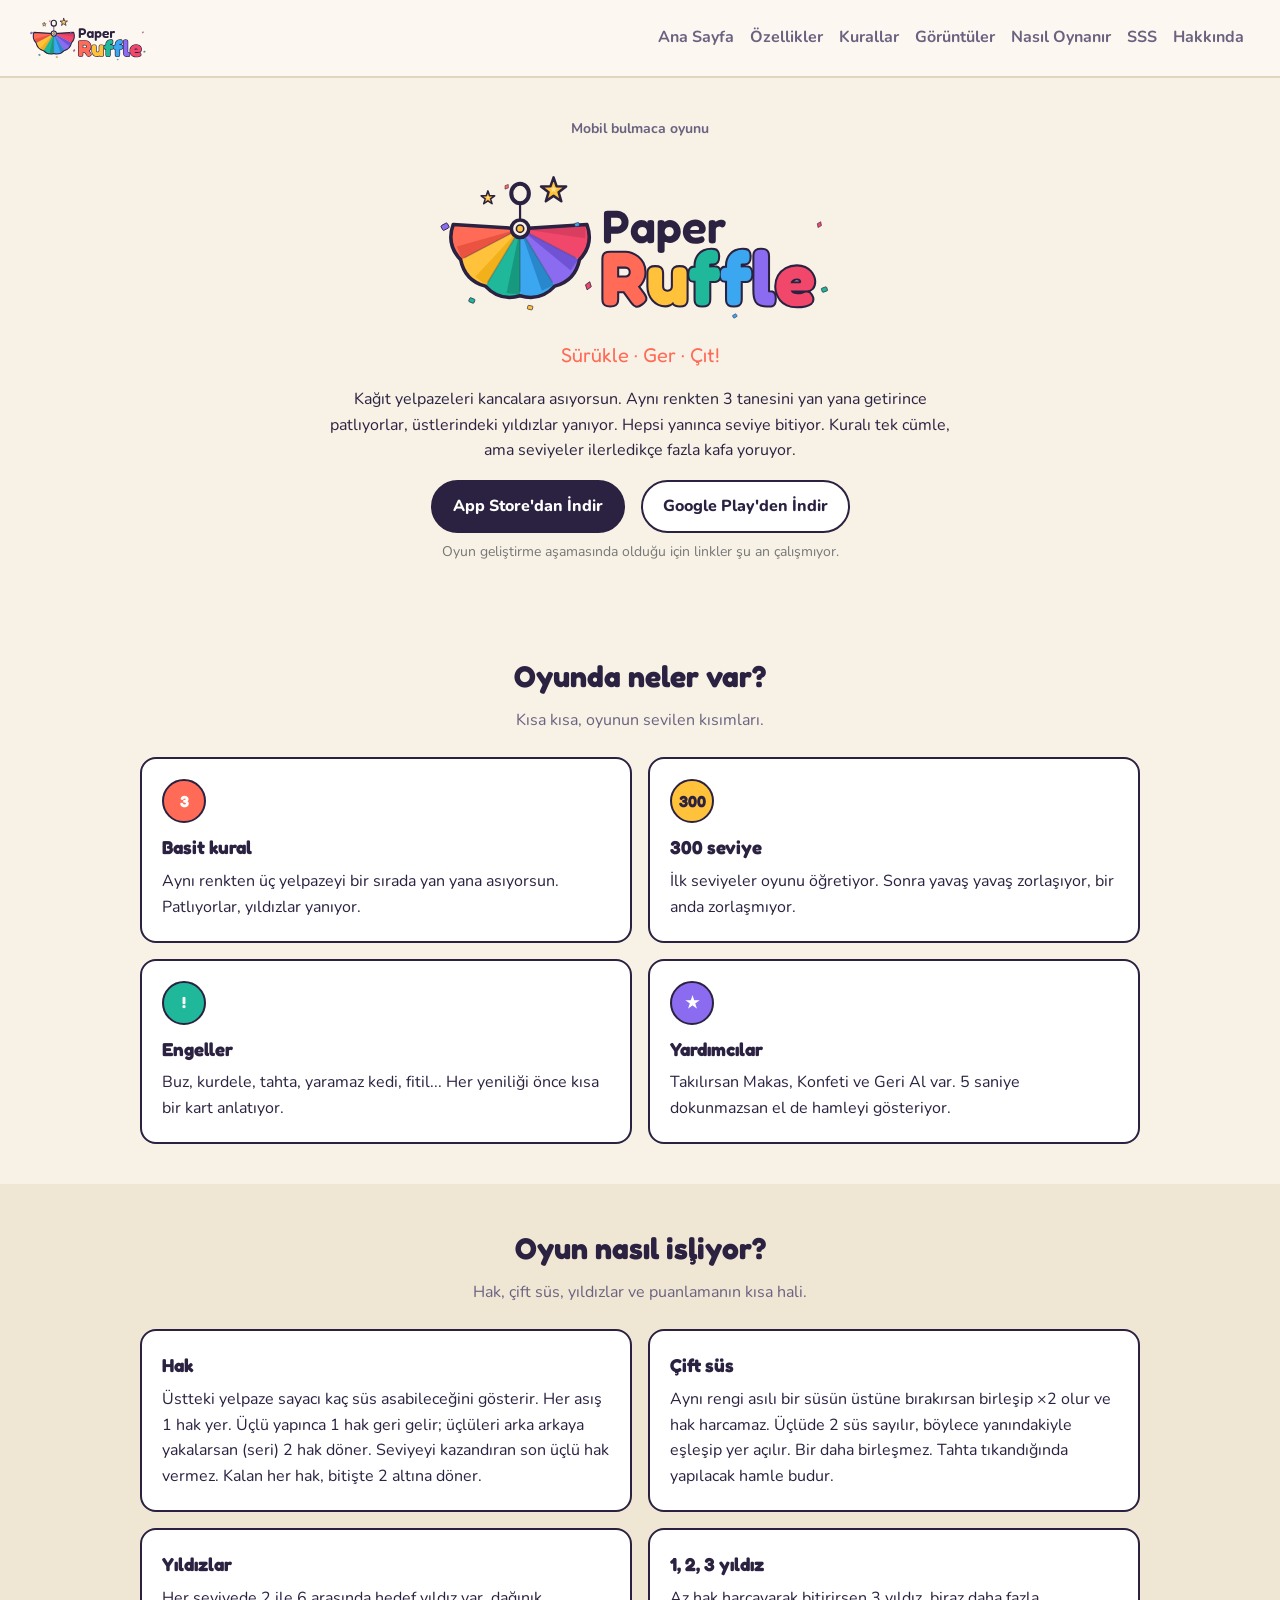
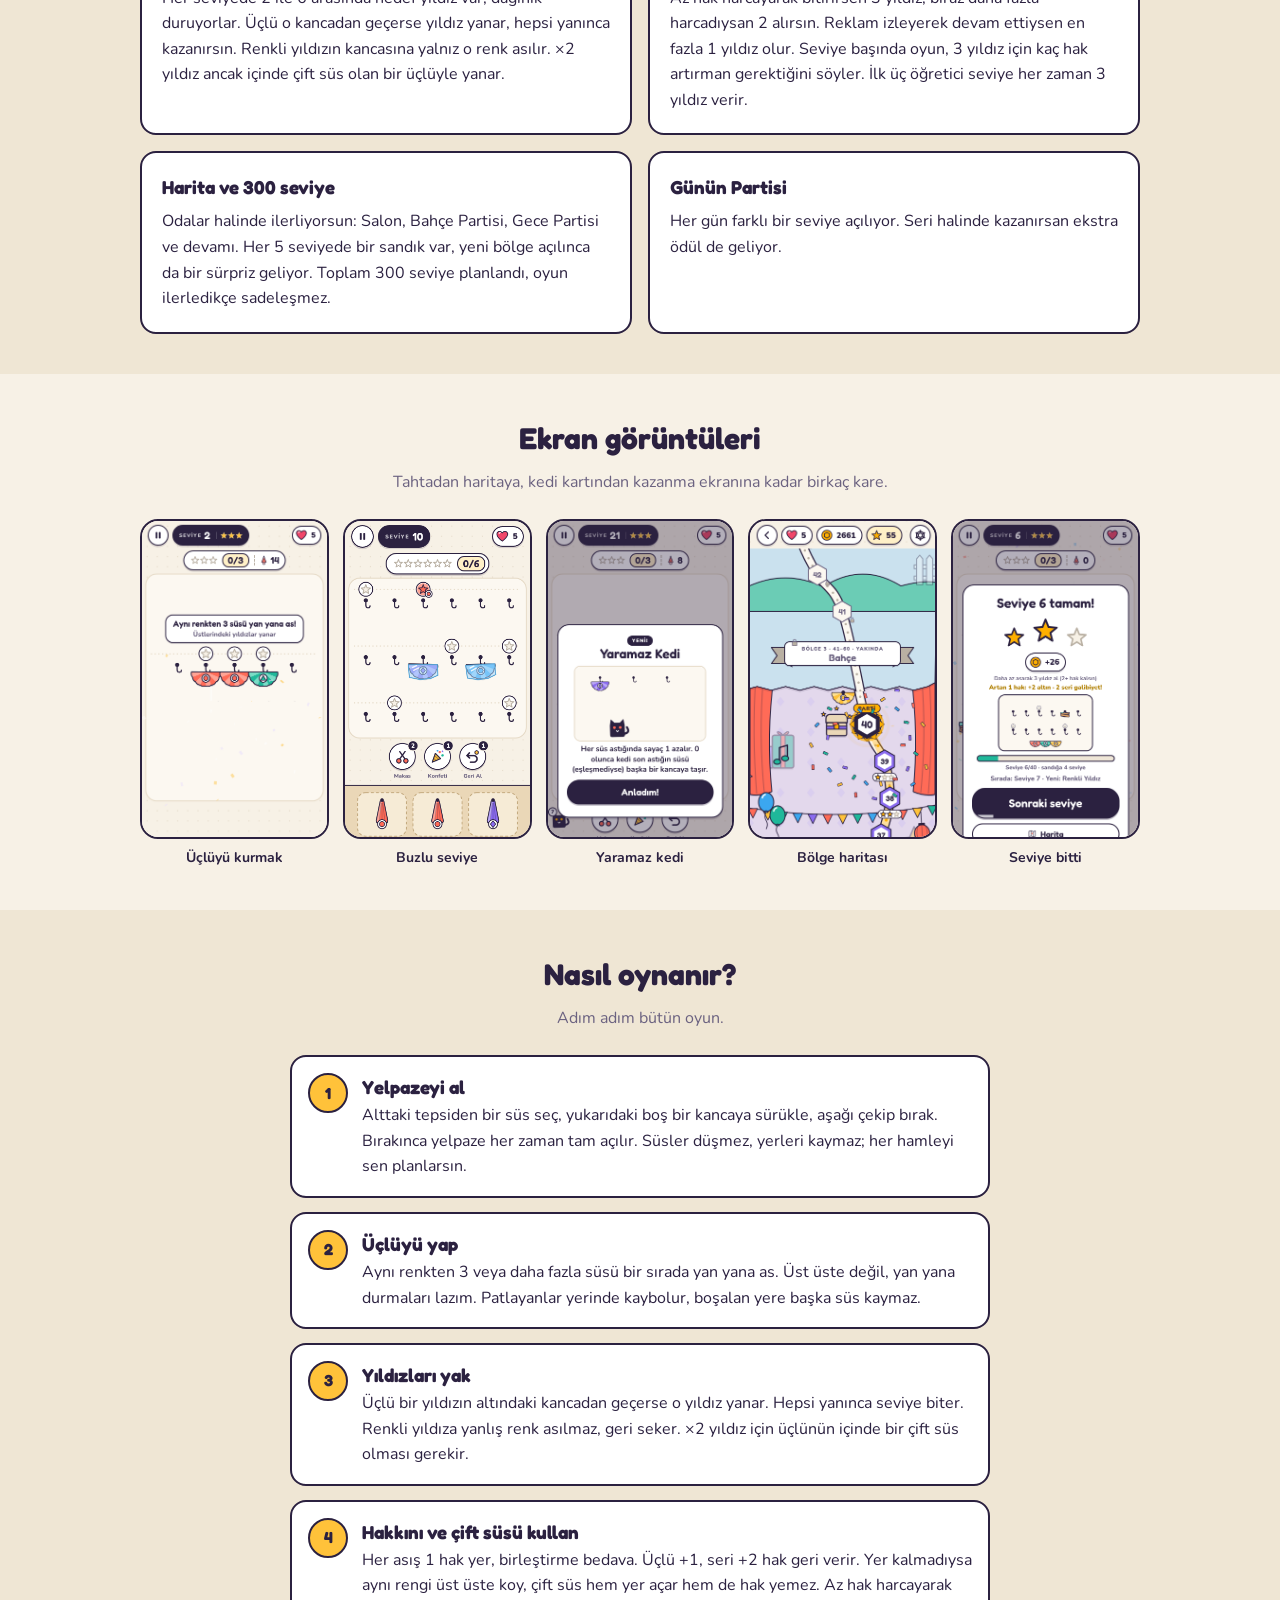
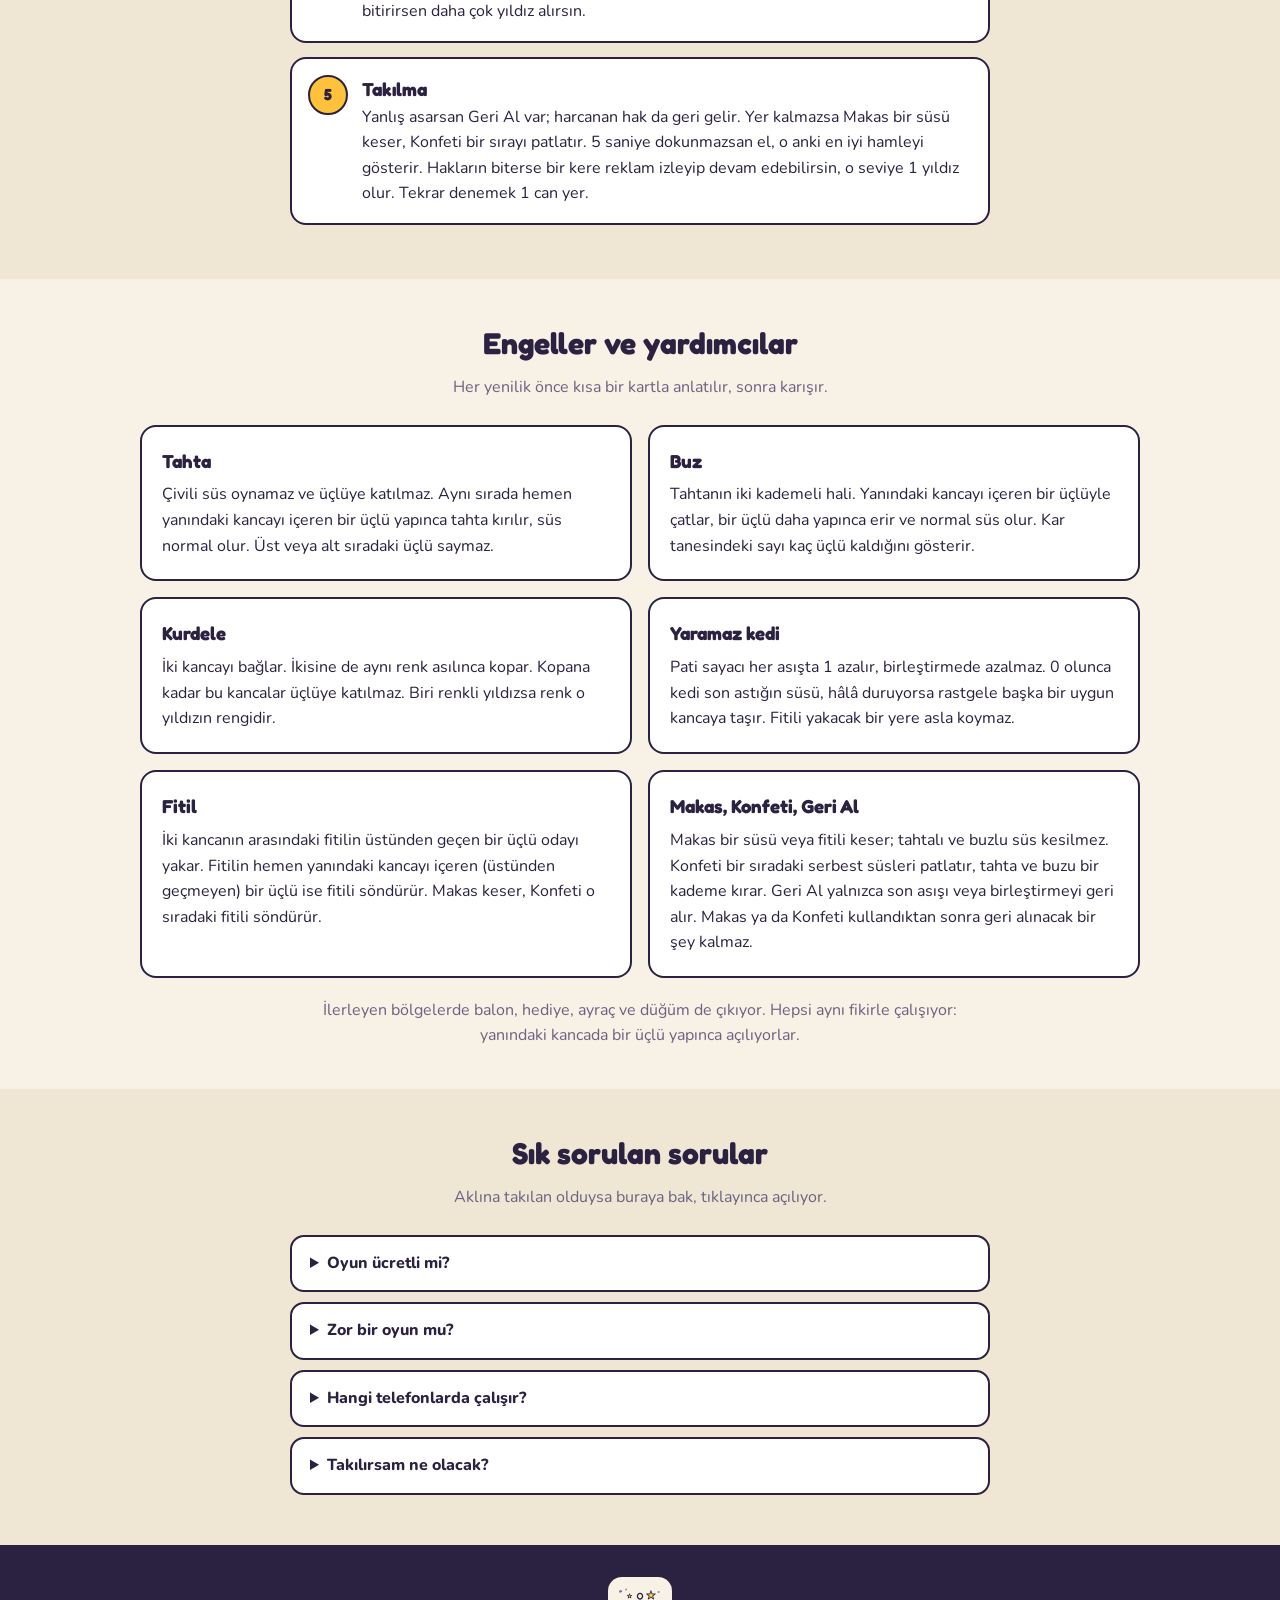
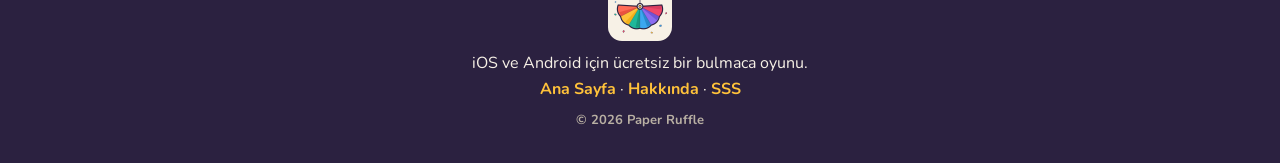
<file: paper-ruffle-site/index.html>
<!DOCTYPE html>
<html lang="tr">
<head>
  <meta charset="UTF-8">
  <meta name="viewport" content="width=device-width, initial-scale=1.0">
  <title>Paper Ruffle — Oyun Tanıtım</title>
  <link rel="icon" type="image/png" href="images/logo-ikon.png">
  <link rel="stylesheet" href="style.css">
  <link href="https://fonts.googleapis.com/css2?family=Fredoka:wght@600;700&family=Nunito:wght@400;700;800&display=swap" rel="stylesheet">
</head>
<body>

  <header class="ust-menu">
    <a href="index.html" class="logo"><img src="images/logo.svg" alt="Paper Ruffle"></a>
    <nav>
      <a href="index.html">Ana Sayfa</a>
      <a href="#ozellikler">Özellikler</a>
      <a href="#kurallar">Kurallar</a>
      <a href="#goruntuler">Görüntüler</a>
      <a href="#nasil">Nasıl Oynanır</a>
      <a href="#sss">SSS</a>
      <a href="hakkinda.html">Hakkında</a>
    </nav>
  </header>

  <section class="hero">
    <p class="kucuk">Mobil bulmaca oyunu</p>
    <h1><img src="images/logo.svg" alt="Paper Ruffle"></h1>
    <p class="slogan">Sürükle · Ger · Çıt!</p>
    <p>
      Kağıt yelpazeleri kancalara asıyorsun. Aynı renkten 3 tanesini yan yana getirince patlıyorlar,
      üstlerindeki yıldızlar yanıyor. Hepsi yanınca seviye bitiyor.
      Kuralı tek cümle, ama seviyeler ilerledikçe fazla kafa yoruyor.
    </p>
    <a href="#" class="buton">App Store'dan İndir</a>
    <a href="#" class="buton acik">Google Play'den İndir</a>
    <p class="link-notu">Oyun geliştirme aşamasında olduğu için linkler şu an çalışmıyor.</p>
  </section>

  <section class="bolum" id="ozellikler">
    <h2>Oyunda neler var?</h2>
    <p class="bolum-alt">Kısa kısa, oyunun sevilen kısımları.</p>

    <div class="kartlar">
      <article class="kart">
        <div class="ikon pembe">3</div>
        <h3>Basit kural</h3>
        <p>Aynı renkten üç yelpazeyi bir sırada yan yana asıyorsun. Patlıyorlar, yıldızlar yanıyor.</p>
      </article>
      <article class="kart">
        <div class="ikon sari">300</div>
        <h3>300 seviye</h3>
        <p>İlk seviyeler oyunu öğretiyor. Sonra yavaş yavaş zorlaşıyor, bir anda zorlaşmıyor.</p>
      </article>
      <article class="kart">
        <div class="ikon yesil">!</div>
        <h3>Engeller</h3>
        <p>Buz, kurdele, tahta, yaramaz kedi, fitil... Her yeniliği önce kısa bir kart anlatıyor.</p>
      </article>
      <article class="kart">
        <div class="ikon mor">★</div>
        <h3>Yardımcılar</h3>
        <p>Takılırsan Makas, Konfeti ve Geri Al var. 5 saniye dokunmazsan el de hamleyi gösteriyor.</p>
      </article>
    </div>
  </section>

  <section class="bolum krem" id="kurallar">
    <h2>Oyun nasıl işliyor?</h2>
    <p class="bolum-alt">Hak, çift süs, yıldızlar ve puanlamanın kısa hali.</p>

    <div class="kartlar">
      <article class="kart">
        <h3>Hak</h3>
        <p>Üstteki yelpaze sayacı kaç süs asabileceğini gösterir. Her asış 1 hak yer. Üçlü yapınca 1 hak geri gelir; üçlüleri arka arkaya yakalarsan (seri) 2 hak döner. Seviyeyi kazandıran son üçlü hak vermez. Kalan her hak, bitişte 2 altına döner.</p>
      </article>
      <article class="kart">
        <h3>Çift süs</h3>
        <p>Aynı rengi asılı bir süsün üstüne bırakırsan birleşip ×2 olur ve hak harcamaz. Üçlüde 2 süs sayılır, böylece yanındakiyle eşleşip yer açılır. Bir daha birleşmez. Tahta tıkandığında yapılacak hamle budur.</p>
      </article>
      <article class="kart">
        <h3>Yıldızlar</h3>
        <p>Her seviyede 2 ile 6 arasında hedef yıldız var, dağınık duruyorlar. Üçlü o kancadan geçerse yıldız yanar, hepsi yanınca kazanırsın. Renkli yıldızın kancasına yalnız o renk asılır. ×2 yıldız ancak içinde çift süs olan bir üçlüyle yanar.</p>
      </article>
      <article class="kart">
        <h3>1, 2, 3 yıldız</h3>
        <p>Az hak harcayarak bitirirsen 3 yıldız, biraz daha fazla harcadıysan 2 alırsın. Reklam izleyerek devam ettiysen en fazla 1 yıldız olur. Seviye başında oyun, 3 yıldız için kaç hak artırman gerektiğini söyler. İlk üç öğretici seviye her zaman 3 yıldız verir.</p>
      </article>
      <article class="kart">
        <h3>Harita ve 300 seviye</h3>
        <p>Odalar halinde ilerliyorsun: Salon, Bahçe Partisi, Gece Partisi ve devamı. Her 5 seviyede bir sandık var, yeni bölge açılınca da bir sürpriz geliyor. Toplam 300 seviye planlandı, oyun ilerledikçe sadeleşmez.</p>
      </article>
      <article class="kart">
        <h3>Günün Partisi</h3>
        <p>Her gün farklı bir seviye açılıyor. Seri halinde kazanırsan ekstra ödül de geliyor.</p>
      </article>
    </div>
  </section>

  <section class="bolum" id="goruntuler">
    <h2>Ekran görüntüleri</h2>
    <p class="bolum-alt">Tahtadan haritaya, kedi kartından kazanma ekranına kadar birkaç kare.</p>

    <div class="galeri">
      <figure>
        <img src="images/oynanis.png" alt="Üç renkli yelpaze yan yana asılmış, yıldızlar yanmak üzere">
        <figcaption>Üçlüyü kurmak</figcaption>
      </figure>
      <figure>
        <img src="images/tahta.png" alt="Buzlu yelpazelerin olduğu bir seviye tahtası">
        <figcaption>Buzlu seviye</figcaption>
      </figure>
      <figure>
        <img src="images/kedi.png" alt="Yaramaz kedi engelini anlatan tanıtım kartı">
        <figcaption>Yaramaz kedi</figcaption>
      </figure>
      <figure>
        <img src="images/harita.png" alt="Oyun haritası, 40. seviye parti ve konfeti">
        <figcaption>Bölge haritası</figcaption>
      </figure>
      <figure>
        <img src="images/kazanma.png" alt="Seviye tamamlandı kartı, iki yıldız ve altın ödülü">
        <figcaption>Seviye bitti</figcaption>
      </figure>
    </div>
  </section>

  <section class="bolum krem" id="nasil">
    <h2>Nasıl oynanır?</h2>
    <p class="bolum-alt">Adım adım bütün oyun.</p>

    <ol class="adimlar">
      <li>
        <span class="numara">1</span>
        <div>
          <h3>Yelpazeyi al</h3>
          <p>Alttaki tepsiden bir süs seç, yukarıdaki boş bir kancaya sürükle, aşağı çekip bırak. Bırakınca yelpaze her zaman tam açılır. Süsler düşmez, yerleri kaymaz; her hamleyi sen planlarsın.</p>
        </div>
      </li>
      <li>
        <span class="numara">2</span>
        <div>
          <h3>Üçlüyü yap</h3>
          <p>Aynı renkten 3 veya daha fazla süsü bir sırada yan yana as. Üst üste değil, yan yana durmaları lazım. Patlayanlar yerinde kaybolur, boşalan yere başka süs kaymaz.</p>
        </div>
      </li>
      <li>
        <span class="numara">3</span>
        <div>
          <h3>Yıldızları yak</h3>
          <p>Üçlü bir yıldızın altındaki kancadan geçerse o yıldız yanar. Hepsi yanınca seviye biter. Renkli yıldıza yanlış renk asılmaz, geri seker. ×2 yıldız için üçlünün içinde bir çift süs olması gerekir.</p>
        </div>
      </li>
      <li>
        <span class="numara">4</span>
        <div>
          <h3>Hakkını ve çift süsü kullan</h3>
          <p>Her asış 1 hak yer, birleştirme bedava. Üçlü +1, seri +2 hak geri verir. Yer kalmadıysa aynı rengi üst üste koy, çift süs hem yer açar hem de hak yemez. Az hak harcayarak bitirirsen daha çok yıldız alırsın.</p>
        </div>
      </li>
      <li>
        <span class="numara">5</span>
        <div>
          <h3>Takılma</h3>
          <p>Yanlış asarsan Geri Al var; harcanan hak da geri gelir. Yer kalmazsa Makas bir süsü keser, Konfeti bir sırayı patlatır. 5 saniye dokunmazsan el, o anki en iyi hamleyi gösterir. Hakların biterse bir kere reklam izleyip devam edebilirsin, o seviye 1 yıldız olur. Tekrar denemek 1 can yer.</p>
        </div>
      </li>
    </ol>
  </section>

  <section class="bolum" id="engeller">
    <h2>Engeller ve yardımcılar</h2>
    <p class="bolum-alt">Her yenilik önce kısa bir kartla anlatılır, sonra karışır.</p>

    <div class="kartlar">
      <article class="kart">
        <h3>Tahta</h3>
        <p>Çivili süs oynamaz ve üçlüye katılmaz. Aynı sırada hemen yanındaki kancayı içeren bir üçlü yapınca tahta kırılır, süs normal olur. Üst veya alt sıradaki üçlü saymaz.</p>
      </article>
      <article class="kart">
        <h3>Buz</h3>
        <p>Tahtanın iki kademeli hali. Yanındaki kancayı içeren bir üçlüyle çatlar, bir üçlü daha yapınca erir ve normal süs olur. Kar tanesindeki sayı kaç üçlü kaldığını gösterir.</p>
      </article>
      <article class="kart">
        <h3>Kurdele</h3>
        <p>İki kancayı bağlar. İkisine de aynı renk asılınca kopar. Kopana kadar bu kancalar üçlüye katılmaz. Biri renkli yıldızsa renk o yıldızın rengidir.</p>
      </article>
      <article class="kart">
        <h3>Yaramaz kedi</h3>
        <p>Pati sayacı her asışta 1 azalır, birleştirmede azalmaz. 0 olunca kedi son astığın süsü, hâlâ duruyorsa rastgele başka bir uygun kancaya taşır. Fitili yakacak bir yere asla koymaz.</p>
      </article>
      <article class="kart">
        <h3>Fitil</h3>
        <p>İki kancanın arasındaki fitilin üstünden geçen bir üçlü odayı yakar. Fitilin hemen yanındaki kancayı içeren (üstünden geçmeyen) bir üçlü ise fitili söndürür. Makas keser, Konfeti o sıradaki fitili söndürür.</p>
      </article>
      <article class="kart">
        <h3>Makas, Konfeti, Geri Al</h3>
        <p>Makas bir süsü veya fitili keser; tahtalı ve buzlu süs kesilmez. Konfeti bir sıradaki serbest süsleri patlatır, tahta ve buzu bir kademe kırar. Geri Al yalnızca son asışı veya birleştirmeyi geri alır. Makas ya da Konfeti kullandıktan sonra geri alınacak bir şey kalmaz.</p>
      </article>
    </div>
    <p class="bolum-alt son-not">İlerleyen bölgelerde balon, hediye, ayraç ve düğüm de çıkıyor. Hepsi aynı fikirle çalışıyor: yanındaki kancada bir üçlü yapınca açılıyorlar.</p>
  </section>

  <section class="bolum krem" id="sss">
    <h2>Sık sorulan sorular</h2>
    <p class="bolum-alt">Aklına takılan olduysa buraya bak, tıklayınca açılıyor.</p>

    <details>
      <summary>Oyun ücretli mi?</summary>
      <p>Hayır, ücretsiz indirebilirsin. İstersen reklamları kapatmak veya ekstra can almak için satın alma var, ama oynamak için zorunlu değil.</p>
    </details>
    <details>
      <summary>Zor bir oyun mu?</summary>
      <p>İlk üç seviye her şeyi öğretiyor. Sonrası yavaş yavaş zorlaşıyor. Ara sıra daha kısa mola seviyeleri de var, nefes aldırıyor.</p>
    </details>
    <details>
      <summary>Hangi telefonlarda çalışır?</summary>
      <p>iPhone ve Android telefonlarda. Oyun dikey tasarlandı, yatay çevirince “cihazı dikey tut” uyarısı çıkıyor.</p>
    </details>
    <details>
      <summary>Takılırsam ne olacak?</summary>
      <p>5 saniye dokunmazsan bir el, o anki en iyi hamleyi gösteriyor. Geri Al, Makas ve Konfeti de yanında duruyor. Hakların biterse bir kere reklam izleyip devam edebiliyorsun; o seviye 1 yıldız olur.</p>
    </details>
  </section>

  <footer class="altlik">
    <p class="logo"><img src="images/logo-ikon.png" alt="Paper Ruffle"></p>
    <p>iOS ve Android için ücretsiz bir bulmaca oyunu.</p>
    <p>
      <a href="index.html">Ana Sayfa</a>
      ·
      <a href="hakkinda.html">Hakkında</a>
      ·
      <a href="#sss">SSS</a>
    </p>
    <p class="kucuk">© 2026 Paper Ruffle</p>
  </footer>

</body>
</html>
</file>
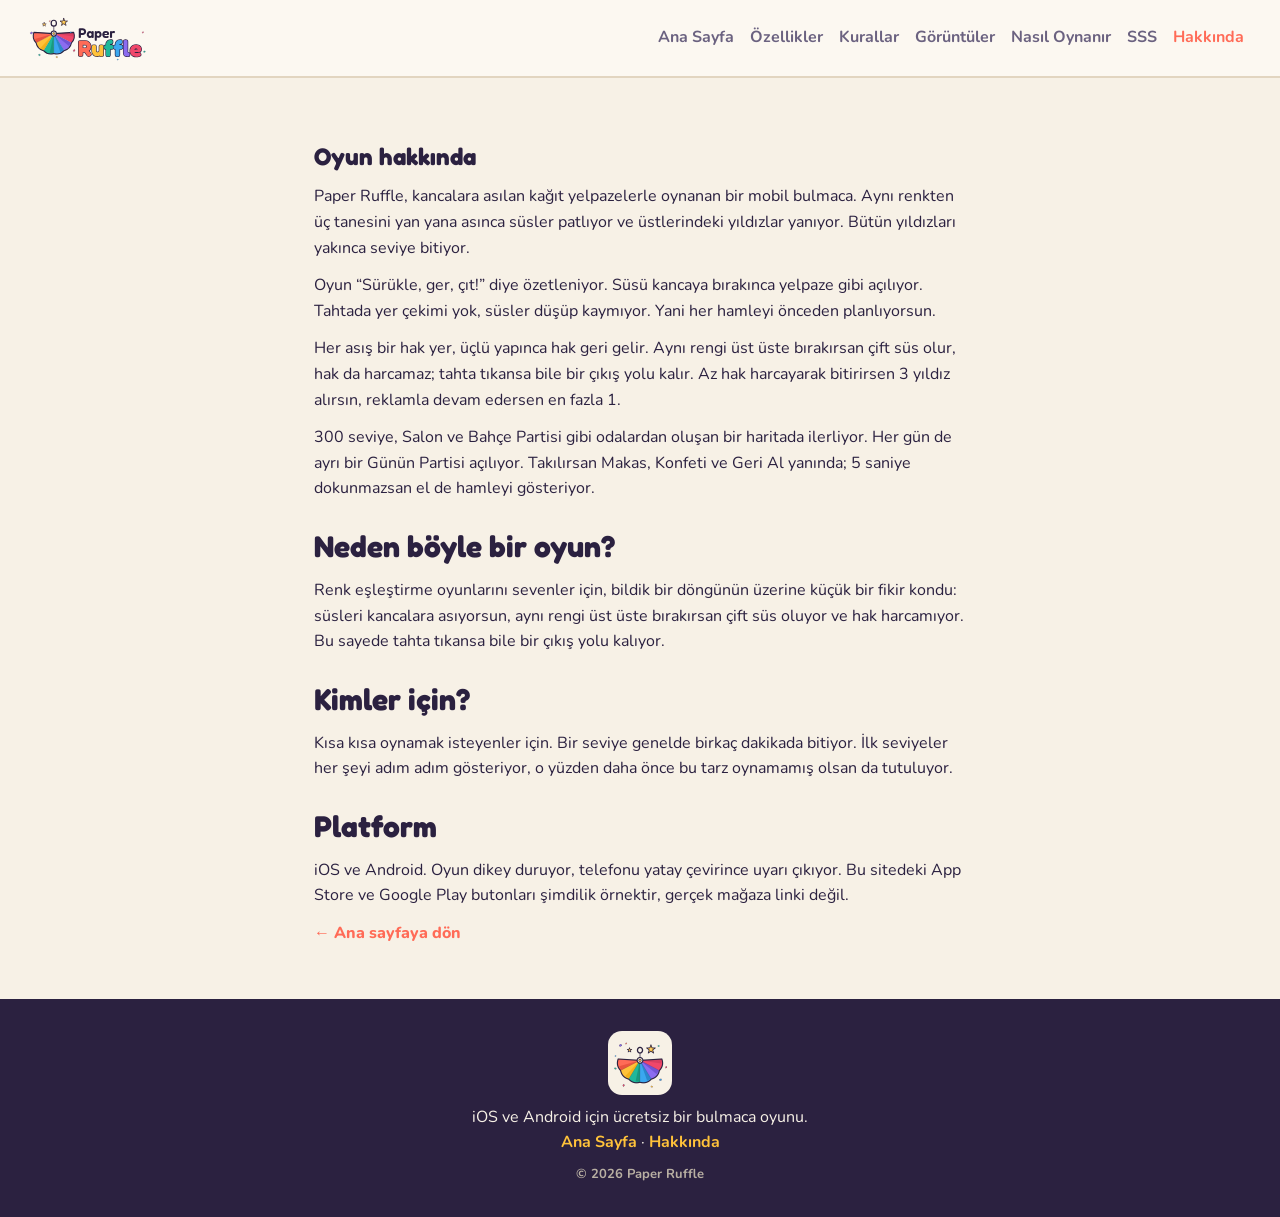
<file: paper-ruffle-site/hakkinda.html>
<!DOCTYPE html>
<html lang="tr">
<head>
  <meta charset="UTF-8">
  <meta name="viewport" content="width=device-width, initial-scale=1.0">
  <title>Hakkında — Paper Ruffle</title>
  <link rel="icon" type="image/png" href="images/logo-ikon.png">
  <link rel="stylesheet" href="style.css">
  <link href="https://fonts.googleapis.com/css2?family=Fredoka:wght@600;700&family=Nunito:wght@400;700;800&display=swap" rel="stylesheet">
</head>
<body>

  <header class="ust-menu">
    <a href="index.html" class="logo"><img src="images/logo.svg" alt="Paper Ruffle"></a>
    <nav>
      <a href="index.html">Ana Sayfa</a>
      <a href="index.html#ozellikler">Özellikler</a>
      <a href="index.html#kurallar">Kurallar</a>
      <a href="index.html#goruntuler">Görüntüler</a>
      <a href="index.html#nasil">Nasıl Oynanır</a>
      <a href="index.html#sss">SSS</a>
      <a href="hakkinda.html" class="aktif">Hakkında</a>
    </nav>
  </header>

  <section class="bolum hakkinda">
    <h1>Oyun hakkında</h1>
    <p>
      Paper Ruffle, kancalara asılan kağıt yelpazelerle oynanan bir mobil bulmaca.
      Aynı renkten üç tanesini yan yana asınca süsler patlıyor ve üstlerindeki yıldızlar yanıyor.
      Bütün yıldızları yakınca seviye bitiyor.
    </p>
    <p>
      Oyun “Sürükle, ger, çıt!” diye özetleniyor. Süsü kancaya bırakınca yelpaze gibi açılıyor.
      Tahtada yer çekimi yok, süsler düşüp kaymıyor. Yani her hamleyi önceden planlıyorsun.
    </p>
    <p>
      Her asış bir hak yer, üçlü yapınca hak geri gelir. Aynı rengi üst üste bırakırsan çift süs olur, hak da harcamaz;
      tahta tıkansa bile bir çıkış yolu kalır. Az hak harcayarak bitirirsen 3 yıldız alırsın, reklamla devam edersen en fazla 1.
    </p>
    <p>
      300 seviye, Salon ve Bahçe Partisi gibi odalardan oluşan bir haritada ilerliyor. Her gün de ayrı bir Günün Partisi açılıyor.
      Takılırsan Makas, Konfeti ve Geri Al yanında; 5 saniye dokunmazsan el de hamleyi gösteriyor.
    </p>

    <h2>Neden böyle bir oyun?</h2>
    <p>
      Renk eşleştirme oyunlarını sevenler için, bildik bir döngünün üzerine küçük bir fikir kondu:
      süsleri kancalara asıyorsun, aynı rengi üst üste bırakırsan çift süs oluyor ve hak harcamıyor.
      Bu sayede tahta tıkansa bile bir çıkış yolu kalıyor.
    </p>

    <h2>Kimler için?</h2>
    <p>
      Kısa kısa oynamak isteyenler için. Bir seviye genelde birkaç dakikada bitiyor.
      İlk seviyeler her şeyi adım adım gösteriyor, o yüzden daha önce bu tarz oynamamış olsan da tutuluyor.
    </p>

    <h2>Platform</h2>
    <p>
      iOS ve Android. Oyun dikey duruyor, telefonu yatay çevirince uyarı çıkıyor.
      Bu sitedeki App Store ve Google Play butonları şimdilik örnektir, gerçek mağaza linki değil.
    </p>

    <p><a href="index.html">← Ana sayfaya dön</a></p>
  </section>

  <footer class="altlik">
    <p class="logo"><img src="images/logo-ikon.png" alt="Paper Ruffle"></p>
    <p>iOS ve Android için ücretsiz bir bulmaca oyunu.</p>
    <p>
      <a href="index.html">Ana Sayfa</a>
      ·
      <a href="hakkinda.html">Hakkında</a>
    </p>
    <p class="kucuk">© 2026 Paper Ruffle</p>
  </footer>

</body>
</html>
</file>
<file: paper-ruffle-site/style.css>
* {
  box-sizing: border-box;
  margin: 0;
  padding: 0;
}

body {
  font-family: "Nunito", Arial, sans-serif;
  background-color: #F7F1E6;
  color: #2B2140;
  line-height: 1.6;
}

h1, h2, h3, .slogan, .numara, .ikon {
  font-family: "Fredoka", "Nunito", Arial, sans-serif;
}

img { max-width: 100%; display: block; }
a { color: #2B2140; text-decoration: none; }

.ust-menu {
  display: flex;
  justify-content: space-between;
  align-items: center;
  flex-wrap: wrap;
  gap: 10px;
  padding: 12px 24px;
  background-color: #FCF8F1;
  border-bottom: 2px solid #E2D5C0;
}

.logo img { height: 52px; width: auto; }

nav a {
  margin-right: 12px;
  font-weight: 700;
  color: #6B6280;
  white-space: nowrap;
}

nav a:hover,
nav a.aktif { color: #FF6B57; }

.hero {
  max-width: 700px;
  margin: 0 auto;
  padding: 40px 24px 32px;
  text-align: center;
}

.hero h1 img {
  width: 90%;
  max-width: 440px;
  margin: 8px auto 4px;
}

.kucuk { color: #6B6280; font-weight: 700; font-size: 14px; }
.slogan { font-size: 20px; color: #FF6B57; margin: 8px 0 16px; }
.hero p { margin-bottom: 16px; }

.buton {
  display: inline-block;
  padding: 12px 20px;
  margin: 0 6px 8px;
  border-radius: 28px;
  font-weight: 800;
  border: 2px solid #2B2140;
  background-color: #2B2140;
  color: #fff;
}

.buton.acik { background-color: #fff; color: #2B2140; }
.link-notu { font-size: 14px; color: #777; }

.bolum { padding: 40px 24px; }
.krem { background-color: #EFE6D4; }

.bolum h2,
.bolum-alt,
.kartlar,
.galeri {
  max-width: 1000px;
  margin-left: auto;
  margin-right: auto;
}

.bolum h2 { font-size: 30px; text-align: center; margin-bottom: 8px; }
.bolum-alt { text-align: center; color: #6B6280; margin-bottom: 24px; }
.son-not { margin-top: 20px; margin-bottom: 0; max-width: 700px; }

.kartlar {
  display: grid;
  grid-template-columns: 1fr 1fr;
  gap: 16px;
}

.kart {
  background-color: #fff;
  border: 2px solid #2B2140;
  border-radius: 16px;
  padding: 20px;
}

.kart:hover { transform: translateY(-4px); }

.ikon {
  width: 44px;
  height: 44px;
  border-radius: 50%;
  border: 2px solid #2B2140;
  display: flex;
  align-items: center;
  justify-content: center;
  font-weight: 700;
  margin-bottom: 10px;
  color: #fff;
}

.pembe { background-color: #FF6B57; }
.sari { background-color: #FFC23A; color: #2B2140; }
.yesil { background-color: #1FB89A; }
.mor { background-color: #8B6CF0; }
.kart h3 { margin-bottom: 6px; }

.galeri {
  display: grid;
  grid-template-columns: repeat(5, 1fr);
  gap: 14px;
  text-align: center;
}

.galeri img {
  width: 100%;
  height: 320px;
  object-fit: cover;
  object-position: top;
  border: 2px solid #2B2140;
  border-radius: 18px;
}

.galeri figcaption { margin-top: 8px; font-weight: 700; font-size: 14px; }

.adimlar {
  list-style: none;
  max-width: 700px;
  margin: 0 auto;
}

.adimlar li {
  display: flex;
  gap: 14px;
  margin-bottom: 14px;
  background-color: #fff;
  border: 2px solid #2B2140;
  border-radius: 16px;
  padding: 16px;
}

.numara {
  flex-shrink: 0;
  width: 40px;
  height: 40px;
  background-color: #FFC23A;
  border: 2px solid #2B2140;
  border-radius: 50%;
  display: flex;
  align-items: center;
  justify-content: center;
  font-weight: 700;
}

details {
  background-color: #fff;
  border: 2px solid #2B2140;
  border-radius: 14px;
  padding: 14px 18px;
  margin: 0 auto 10px;
  max-width: 700px;
}

summary { cursor: pointer; font-weight: 800; }
details p { margin-top: 8px; color: #6B6280; }

.altlik {
  background-color: #2B2140;
  color: #F7F1E6;
  text-align: center;
  padding: 32px 20px;
}

.altlik .logo img {
  height: 64px;
  width: auto;
  margin: 0 auto 10px;
  border-radius: 14px;
}

.altlik a { color: #FFC23A; font-weight: 700; }
.altlik .kucuk { font-size: 13px; color: #B9B0A3; margin-top: 8px; }

.hakkinda { max-width: 700px; margin: 0 auto; }
.hakkinda h1, .hakkinda h2 { text-align: left; margin: 20px 0 8px; }
.hakkinda p { margin-bottom: 12px; }
.hakkinda a { font-weight: 800; color: #FF6B57; }

@media (max-width: 600px) {
  .hero { padding: 28px 16px; }
  .logo img { height: 40px; }

  .kartlar,
  .galeri { grid-template-columns: 1fr 1fr; }

  .galeri img { height: 240px; }

  .ust-menu {
    flex-direction: column;
    align-items: flex-start;
  }
}
</file>
